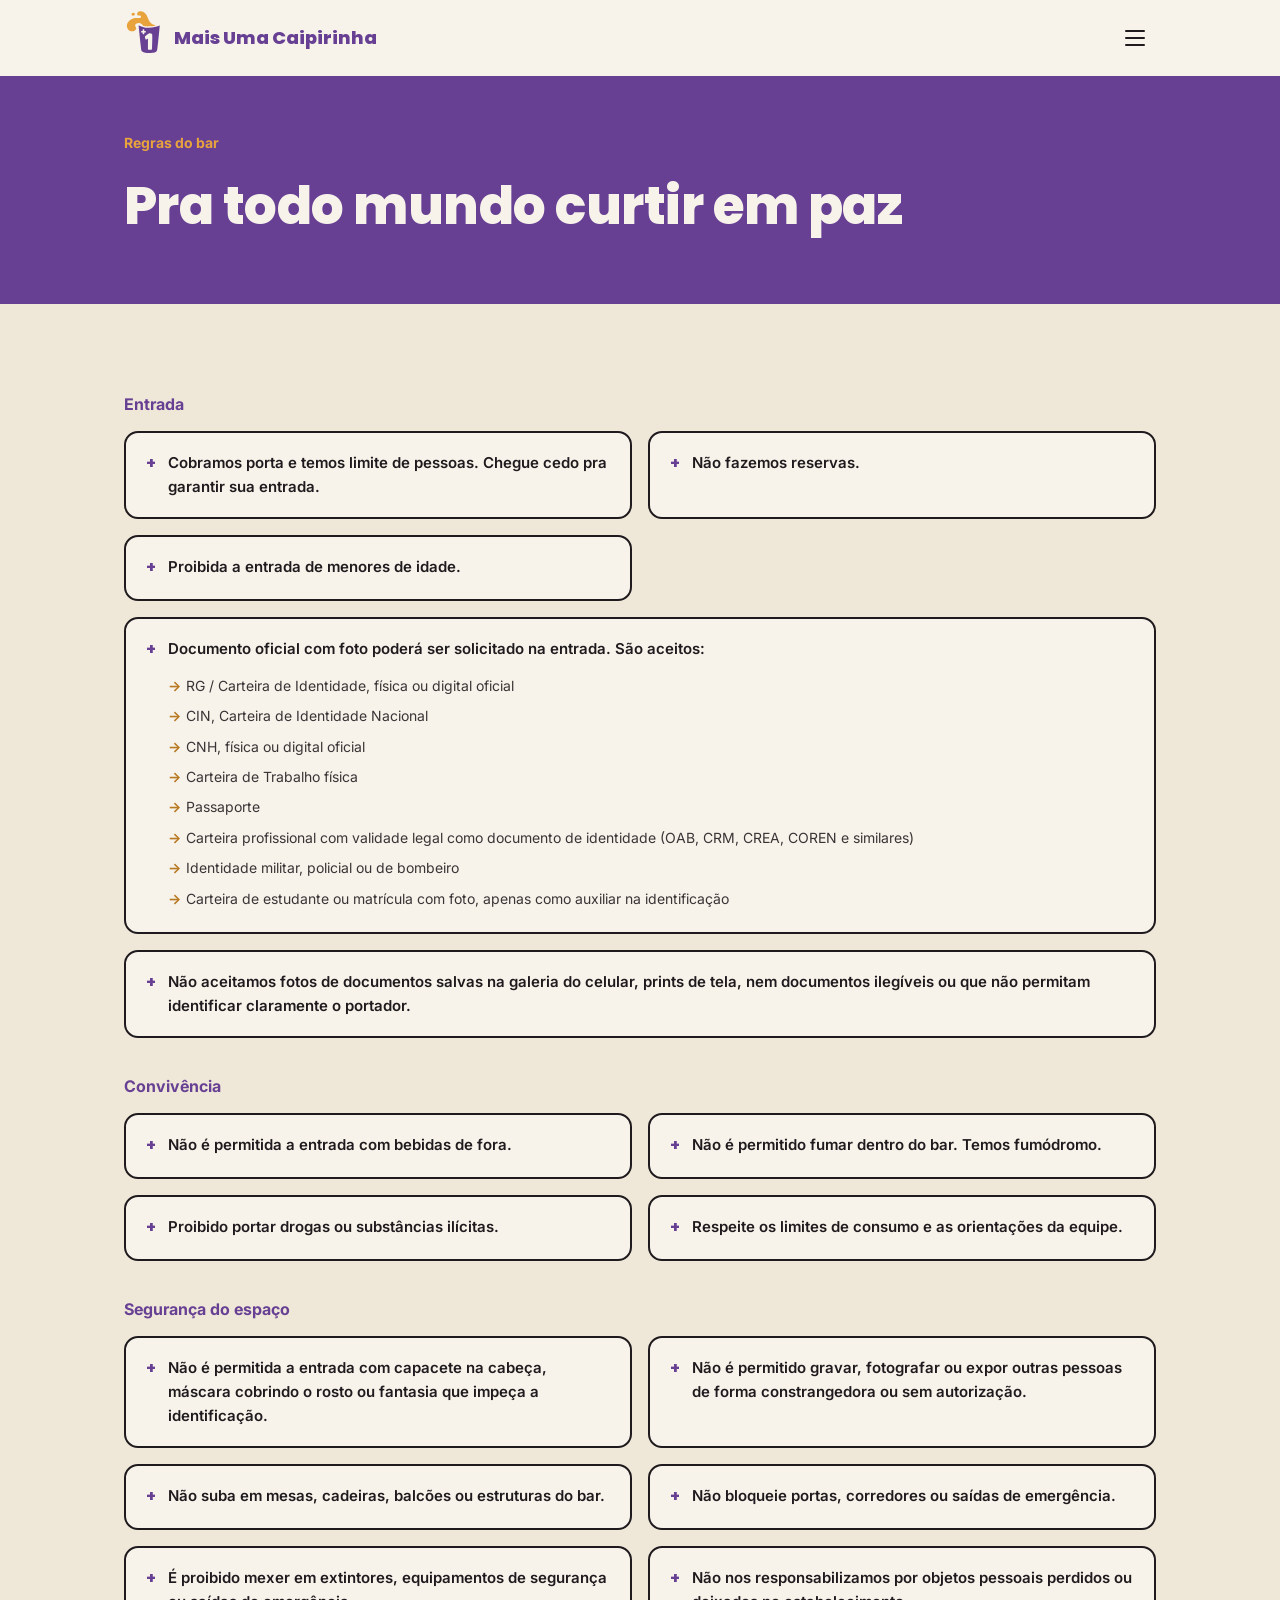
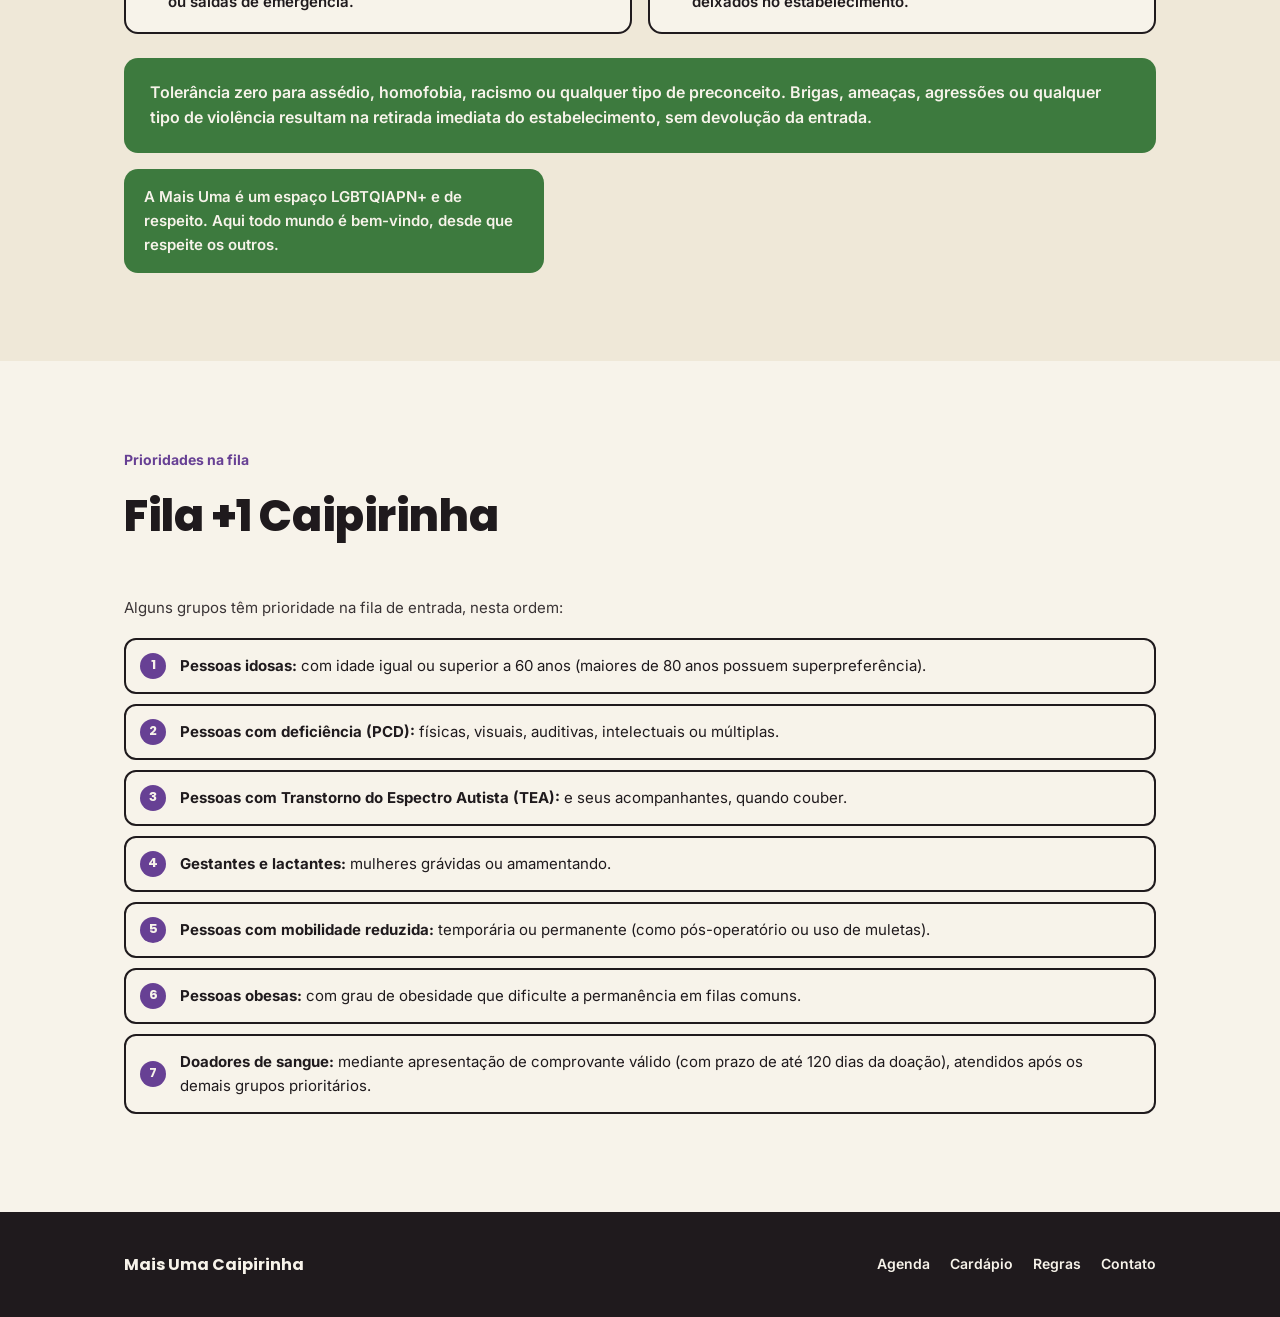
<file: regras.html>
<!DOCTYPE html>
<html lang="pt-BR">
<head>
<meta charset="UTF-8">
<meta name="viewport" content="width=device-width, initial-scale=1.0">
<meta name="color-scheme" content="light">
<meta name="description" content="Regras de convivência e segurança da Mais Uma Caipirinha.">
<link rel="icon" type="image/png" href="assets/img/favicon.png">
<link rel="preconnect" href="https://fonts.googleapis.com">
<link rel="preconnect" href="https://fonts.gstatic.com" crossorigin>
<link href="https://fonts.googleapis.com/css2?family=Poppins:wght@700;800&family=Inter:wght@400;500;600;700&display=swap" rel="stylesheet">
<link rel="stylesheet" href="assets/css/styles.css">
<meta property="og:title" content="Regras - Mais Uma Caipirinha">
<meta property="og:description" content="Regras de convivência e segurança da Mais Uma Caipirinha.">
<meta property="og:type" content="website">
<meta property="og:locale" content="pt_BR">
<title>Regras - Mais Uma Caipirinha</title>
</head>
<body>

<header class="site-header">
  <div class="wrap header-row">
    <a href="index.html" class="nav-brand">
      <img src="assets/img/icon.svg" class="brand-icon" alt="Mais Uma Caipirinha">
      <span class="wordmark">Mais Uma Caipirinha</span>
    </a>
    <button class="menu-toggle" id="menuToggle" aria-expanded="false" aria-controls="siteMenu" aria-label="Abrir menu">
      <span class="bar"></span><span class="bar"></span><span class="bar"></span>
    </button>
  </div>
  <nav id="siteMenu" class="site-menu">
    <a href="index.html">Início</a>
    <a href="agenda.html">Agenda</a>
    <a href="cardapio.html">Cardápio</a>
    <a href="sobre.html">Sobre</a>
    <a href="regras.html" class="active">Regras</a>
    <a href="loja.html">Loja</a>
    <a href="contato.html">Contato</a>
    <a href="contato.html" class="menu-cta">Como chegar</a>
  </nav>
</header>

<section class="page-hero">
  <div class="wrap">
    <div class="section-tag" style="color:var(--amber);">Regras do bar</div>
    <h1>Pra todo mundo curtir em paz</h1>
  </div>
</section>

<section class="regras">
  <div class="wrap">

    <div class="regras-subhead">Entrada</div>
    <div class="regras-grid">
      <div class="regra-item"><span class="n">+</span>Cobramos porta e temos limite de pessoas. Chegue cedo pra garantir sua entrada.</div>
      <div class="regra-item"><span class="n">+</span>Não fazemos reservas.</div>
      <div class="regra-item"><span class="n">+</span>Proibida a entrada de menores de idade.</div>
      <div class="regra-item wide">
        <span class="n">+</span>
        <div>
          Documento oficial com foto poderá ser solicitado na entrada. São aceitos:
          <ul class="doc-list">
            <li>RG / Carteira de Identidade, física ou digital oficial</li>
            <li>CIN, Carteira de Identidade Nacional</li>
            <li>CNH, física ou digital oficial</li>
            <li>Carteira de Trabalho física</li>
            <li>Passaporte</li>
            <li>Carteira profissional com validade legal como documento de identidade (OAB, CRM, CREA, COREN e similares)</li>
            <li>Identidade militar, policial ou de bombeiro</li>
            <li>Carteira de estudante ou matrícula com foto, apenas como auxiliar na identificação</li>
          </ul>
        </div>
      </div>
      <div class="regra-item wide"><span class="n">+</span>Não aceitamos fotos de documentos salvas na galeria do celular, prints de tela, nem documentos ilegíveis ou que não permitam identificar claramente o portador.</div>
    </div>

    <div class="regras-subhead">Convivência</div>
    <div class="regras-grid">
      <div class="regra-item"><span class="n">+</span>Não é permitida a entrada com bebidas de fora.</div>
      <div class="regra-item"><span class="n">+</span>Não é permitido fumar dentro do bar. Temos fumódromo.</div>
      <div class="regra-item"><span class="n">+</span>Proibido portar drogas ou substâncias ilícitas.</div>
      <div class="regra-item"><span class="n">+</span>Respeite os limites de consumo e as orientações da equipe.</div>
    </div>

    <div class="regras-subhead">Segurança do espaço</div>
    <div class="regras-grid">
      <div class="regra-item"><span class="n">+</span>Não é permitida a entrada com capacete na cabeça, máscara cobrindo o rosto ou fantasia que impeça a identificação.</div>
      <div class="regra-item"><span class="n">+</span>Não é permitido gravar, fotografar ou expor outras pessoas de forma constrangedora ou sem autorização.</div>
      <div class="regra-item"><span class="n">+</span>Não suba em mesas, cadeiras, balcões ou estruturas do bar.</div>
      <div class="regra-item"><span class="n">+</span>Não bloqueie portas, corredores ou saídas de emergência.</div>
      <div class="regra-item"><span class="n">+</span>É proibido mexer em extintores, equipamentos de segurança ou saídas de emergência.</div>
      <div class="regra-item"><span class="n">+</span>Não nos responsabilizamos por objetos pessoais perdidos ou deixados no estabelecimento.</div>
    </div>

    <div class="regras-destaque">Tolerância zero para assédio, homofobia, racismo ou qualquer tipo de preconceito. Brigas, ameaças, agressões ou qualquer tipo de violência resultam na retirada imediata do estabelecimento, sem devolução da entrada.</div>

    <div class="badge-inclusivo" style="margin-top:16px;">A Mais Uma é um espaço LGBTQIAPN+ e de respeito. Aqui todo mundo é bem-vindo, desde que respeite os outros.</div>
  </div>
</section>

<section>
  <div class="wrap">
    <div class="section-head">
      <div class="section-tag">Prioridades na fila</div>
      <h2>Fila +1 Caipirinha</h2>
    </div>
    <p class="priority-intro">Alguns grupos têm prioridade na fila de entrada, nesta ordem:</p>
    <ol class="priority-list">
      <li><b>Pessoas idosas:</b> com idade igual ou superior a 60 anos (maiores de 80 anos possuem superpreferência).</li>
      <li><b>Pessoas com deficiência (PCD):</b> físicas, visuais, auditivas, intelectuais ou múltiplas.</li>
      <li><b>Pessoas com Transtorno do Espectro Autista (TEA):</b> e seus acompanhantes, quando couber.</li>
      <li><b>Gestantes e lactantes:</b> mulheres grávidas ou amamentando.</li>
      <li><b>Pessoas com mobilidade reduzida:</b> temporária ou permanente (como pós-operatório ou uso de muletas).</li>
      <li><b>Pessoas obesas:</b> com grau de obesidade que dificulte a permanência em filas comuns.</li>
      <li><b>Doadores de sangue:</b> mediante apresentação de comprovante válido (com prazo de até 120 dias da doação), atendidos após os demais grupos prioritários.</li>
    </ol>
  </div>
</section>

<footer>
  <div class="wrap">
    <div class="f-brand">Mais Uma Caipirinha</div>
    <div class="f-links">
      <a href="agenda.html">Agenda</a>
      <a href="cardapio.html">Cardápio</a>
      <a href="regras.html">Regras</a>
      <a href="contato.html">Contato</a>
    </div>
  </div>
</footer>

<script src="assets/js/nav.js"></script>
</body>
</html>
</file>
<file: assets/css/styles.css>
:root{
  --magenta:#674094;
  --magenta-dark:#3F275B;
  --amber:#E8A33D;
  --amber-dark:#B87A22;
  --verde:#3D7A3E;
  --verde-dark:#28522A;
  --creme:#F7F3EA;
  --creme-2:#EFE8D8;
  --tinta:#1F1A1D;
}
*{margin:0;padding:0;box-sizing:border-box;}
html{scroll-behavior:smooth; color-scheme:light; background:var(--creme);}
body{
  font-family:'Inter',sans-serif;
  background:var(--creme);
  color:var(--tinta);
  line-height:1.6;
  color-scheme:light;
}
h1,h2,h3,.display{
  font-family:'Poppins',sans-serif;
  font-weight:800;
  text-transform:none;
  letter-spacing:-0.01em;
  color:var(--tinta);
}
a{color:inherit;text-decoration:none;}
img{max-width:100%;display:block;}
.wrap{max-width:1080px;margin:0 auto;padding:0 24px;}
section{padding:88px 0; background:var(--creme); color:var(--tinta);}

/* HEADER + MENU HAMBURGUER */
.site-header{
  position:sticky;top:0;z-index:50;
  background:var(--creme);
}
.header-row{display:flex;align-items:center;justify-content:space-between;padding:14px 24px;}
.nav-brand{display:flex;align-items:center;gap:10px;}
.nav-brand img{width:40px;height:48px;}
.brand-icon{width:40px;height:48px;flex-shrink:0;transform:translateY(-6px);}
.wordmark{font-family:'Poppins',sans-serif;font-weight:800;font-size:18px;color:var(--magenta);white-space:nowrap;}

.menu-toggle{
  width:42px;height:42px;flex-shrink:0;
  display:flex;flex-direction:column;align-items:center;justify-content:center;gap:5px;
  background:none;border:none;border-radius:10px;cursor:pointer;
}
.menu-toggle .bar{width:20px;height:2px;background:var(--tinta);border-radius:2px;transition:transform .2s ease,opacity .2s ease;}
.menu-toggle[aria-expanded="true"] .bar:nth-child(1){transform:translateY(7px) rotate(45deg);}
.menu-toggle[aria-expanded="true"] .bar:nth-child(2){opacity:0;}
.menu-toggle[aria-expanded="true"] .bar:nth-child(3){transform:translateY(-7px) rotate(-45deg);}

.site-menu{
  max-height:0;overflow:hidden;
  display:flex;flex-direction:column;
  background:var(--creme);
  transition:max-height .28s ease;
}
.site-menu.open{max-height:480px;border-top:2px solid var(--tinta);}
.site-menu a{padding:16px 24px;font-weight:600;font-size:15px;border-bottom:1px solid #e5ddcb;}
.site-menu a.active{color:var(--magenta);}
.site-menu a.menu-cta{
  background:var(--magenta);color:var(--creme);text-align:center;
  margin:12px 24px;border-radius:30px;border-bottom:none;font-weight:700;
}

/* HERO */
.hero{
  background:var(--magenta);
  color:var(--creme);
  padding:72px 0 0;
  overflow:hidden;
  position:relative;
}
.hero .wrap{display:grid;grid-template-columns:1.2fr 0.8fr;gap:40px;align-items:center;padding-bottom:56px;}
.hero-eyebrow{font-size:14px;font-weight:700;color:var(--amber);margin-bottom:14px;}
.hero h1{font-size:clamp(40px,6vw,72px);line-height:0.98;margin-bottom:20px;color:var(--creme);}
.hero p{font-size:18px;max-width:440px;color:#EFDCE9;margin-bottom:32px;}
.hero-actions{display:flex;gap:14px;flex-wrap:wrap;}
.btn{
  display:inline-block;padding:14px 26px;border-radius:30px;font-weight:700;font-size:15px;
  border:2px solid transparent;
}
.btn-amber{background:var(--amber);color:var(--tinta);}
.btn-outline{border-color:var(--creme);color:var(--creme);}
.hero-photo{
  width:100%;aspect-ratio:1/1;max-width:320px;margin:0 auto;
  border-radius:20px;overflow:hidden;position:relative;
  background:rgba(255,255,255,0.06);
}
.hero-photo img{
  position:absolute;inset:0;width:100%;height:100%;object-fit:cover;
  opacity:0;transition:opacity 1s ease;
}
.hero-photo img.active{opacity:1;}
.hero-strip{
  background:var(--tinta);color:var(--creme);
  overflow:hidden;white-space:nowrap;
  padding:12px 0;
}
.hero-strip-track{
  display:flex;width:max-content;
  animation:marquee 16s linear infinite;
}
.hero-strip span{
  padding:0 22px;opacity:.85;
  font-family:'Poppins';font-weight:700;font-size:15px;
}
@keyframes marquee{
  from{transform:translateX(0);}
  to{transform:translateX(-50%);}
}
@media (prefers-reduced-motion:reduce){
  .hero-strip-track{animation:none;}
}

/* PAGE HEADER (usado nas páginas internas, sem hero grande) */
.page-hero{background:var(--magenta);color:var(--creme);padding:56px 0;}
.page-hero .section-tag{color:var(--amber);}
.page-hero h1{color:var(--creme);font-size:clamp(32px,5vw,52px);}
.page-hero p{margin-top:10px;font-size:16px;color:#EFDCE9;max-width:520px;}

/* AGENDA */
.section-head{margin-bottom:44px;max-width:600px;}
.section-tag{font-size:14px;font-weight:700;color:var(--magenta);margin-bottom:10px;}
.section-head h2{font-size:clamp(30px,4vw,44px);}
.agenda-list{display:flex;flex-direction:column;border-top:2px solid var(--tinta);}
.agenda-item{
  display:grid;grid-template-columns:110px 1fr auto;gap:20px;align-items:center;
  padding:20px 0;border-bottom:2px solid var(--tinta);
}
.agenda-day{font-family:'Poppins';font-weight:800;font-size:22px;color:var(--magenta);line-height:1.1;}
.agenda-day span{display:block;font-family:'Inter';font-size:11px;font-weight:600;color:var(--tinta);text-transform:uppercase;letter-spacing:1px;margin-top:2px;}
.agenda-title{font-weight:700;font-size:17px;margin-bottom:4px;}
.agenda-line{font-size:14px;color:#5a5450;}
.agenda-tag{
  background:var(--verde);color:var(--creme);font-size:12px;font-weight:700;
  padding:6px 14px;border-radius:20px;white-space:nowrap;
}
.agenda-note{margin-top:20px;font-size:14px;color:#5a5450;}

/* CARDAPIO */
.cardapio{background:var(--tinta);color:var(--creme);}
.cardapio .section-tag{color:var(--amber);}
.cardapio-grid{display:grid;grid-template-columns:repeat(2,1fr);gap:2px;background:#3a3436;}
.cardapio-cat{background:var(--tinta);padding:28px;}
.cardapio-cat h3{color:var(--amber);font-size:20px;margin-bottom:16px;}
.cardapio-cat ul{list-style:none;}
.cardapio-cat li{
  display:flex;justify-content:space-between;gap:10px;
  padding:9px 0;border-bottom:1px solid #3a3436;font-size:15px;
}
.cardapio-cat li span:last-child{color:var(--amber);font-weight:700;white-space:nowrap;}
.cardapio-foot{margin-top:36px;}

/* SOBRE */
.sobre .wrap{display:grid;grid-template-columns:1fr 1fr;gap:56px;align-items:start;}
.sobre p{font-size:17px;margin-bottom:16px;max-width:480px;}
.badge-inclusivo{
  display:inline-block;background:var(--verde);color:var(--creme);
  padding:16px 20px;border-radius:14px;font-weight:600;font-size:15px;margin-top:8px;max-width:420px;
}
.horarios{border-top:2px solid var(--tinta);padding-top:20px;}
.horarios .linha{display:flex;justify-content:space-between;padding:10px 0;border-bottom:1px solid #ddd5c4;font-size:15px;}
.horarios .linha b{font-weight:700;}

/* REGRAS */
.regras{background:var(--creme-2);}
.regras-subhead{font-weight:700;font-size:16px;margin:36px 0 14px;color:var(--magenta);}
.regras-subhead:first-of-type{margin-top:0;}
.regras-grid{display:grid;grid-template-columns:repeat(2,1fr);gap:16px;}
.regra-item{
  background:var(--creme);border:2px solid var(--tinta);border-radius:14px;
  padding:18px 20px;font-size:15px;font-weight:600;display:flex;gap:12px;align-items:flex-start;
}
.regra-item.wide{grid-column:1/-1;}
.regra-item .n{font-family:'Poppins';font-weight:700;color:var(--magenta);font-size:16px;}
.doc-list{list-style:none;margin-top:10px;padding-left:0;font-weight:400;}
.doc-list li{font-size:14px;padding:4px 0 4px 18px;position:relative;color:#3a3436;}
.doc-list li::before{content:"→";position:absolute;left:0;color:var(--amber-dark);font-weight:700;}
.regras-destaque{
  margin-top:24px;background:var(--verde);color:var(--creme);
  padding:22px 26px;border-radius:14px;font-weight:600;font-size:16px;
}
.priority-intro{font-size:15px;color:#3a3436;margin-bottom:18px;max-width:600px;}
.priority-list{list-style:none;counter-reset:pri;}
.priority-list li{
  counter-increment:pri;
  background:var(--creme);border:2px solid var(--tinta);border-radius:12px;
  padding:14px 18px 14px 54px;margin-bottom:10px;position:relative;font-size:15px;
}
.priority-list li::before{
  content:counter(pri);
  position:absolute;left:14px;top:50%;transform:translateY(-50%);
  width:26px;height:26px;border-radius:50%;background:var(--magenta);color:var(--creme);
  display:flex;align-items:center;justify-content:center;font-weight:700;font-size:13px;font-family:'Poppins';
}
.priority-list b{font-weight:700;}

/* LOJA */
.loja-intro{margin-bottom:36px;max-width:560px;}
.product-grid{display:grid;grid-template-columns:repeat(2,1fr);gap:24px;}
.product-card{background:var(--creme-2);border-radius:16px;overflow:hidden;}
.product-photo{
  aspect-ratio:1/1;border-bottom:2px dashed var(--amber-dark);
  display:flex;flex-direction:column;align-items:center;justify-content:center;gap:8px;
  background:var(--creme);color:#8a8072;text-align:center;padding:16px;
}
.product-photo .pp-icon{font-size:30px;}
.product-photo .pp-text{font-size:12px;font-weight:600;max-width:160px;}
.product-info{padding:18px 20px;}
.product-info .p-name{font-weight:700;font-size:16px;margin-bottom:4px;}
.product-info .p-price{font-family:'Poppins';font-weight:800;font-size:22px;color:var(--magenta);margin:2px 0 8px;}
.product-info .p-desc{font-size:13px;color:#5a5450;}
.loja-note{margin-top:28px;font-size:14px;color:#5a5450;}
.loja-note p{margin-bottom:4px;}

/* CONTATO */
.contato{background:var(--magenta);color:var(--creme);}
.contato .wrap{display:grid;grid-template-columns:1fr 1fr;gap:48px;}
.contato h2{color:var(--creme);}
.contato-info .linha{display:flex;gap:12px;padding:12px 0;border-bottom:1px solid #A94B84;font-size:15px;}
.mapa-embed{
  border-radius:16px;overflow:hidden;height:260px;
  border:2px solid var(--amber);
}
.mapa-embed iframe{display:block;width:100%;height:100%;}

/* HOME - cartão de visita */
.quick-links{display:grid;grid-template-columns:repeat(3,1fr);gap:16px;}
.quick-card{
  background:var(--creme-2);border-radius:16px;padding:24px 20px;
  display:flex;flex-direction:column;gap:6px;
}
.quick-card .qc-tag{font-size:12px;font-weight:700;color:var(--magenta);text-transform:uppercase;letter-spacing:1px;}
.quick-card .qc-title{font-size:18px;font-weight:700;}
.quick-card .qc-desc{font-size:14px;color:#5a5450;}
.quick-card .qc-link{margin-top:8px;font-size:14px;font-weight:700;color:var(--magenta);}
.home-sobre{background:var(--creme-2);}
.home-sobre .wrap{display:grid;grid-template-columns:1fr 1fr;gap:56px;align-items:start;}

/* FOOTER */
footer{background:var(--tinta);color:var(--creme);padding:40px 0;}
footer .wrap{display:flex;justify-content:space-between;align-items:center;flex-wrap:wrap;gap:16px;}
footer .f-brand{font-family:'Poppins';font-weight:700;font-size:16px;}
footer .f-links{display:flex;gap:20px;font-size:14px;font-weight:600;}
.f-credit{
  width:100%;margin-top:24px;padding-top:20px;border-top:1px solid rgba(247,243,234,0.15);
  font-size:12px;color:rgba(247,243,234,0.55);
}
.f-credit a{color:rgba(247,243,234,0.8);font-weight:600;text-decoration:underline;text-underline-offset:2px;}
.f-credit a:hover{color:var(--creme);}

@media (max-width:760px){
  .hero .wrap{grid-template-columns:1fr;text-align:left;}
  .hero-photo{max-width:220px;margin:0;}
  .sobre .wrap, .contato .wrap, .home-sobre .wrap{grid-template-columns:1fr;}
  .product-grid{grid-template-columns:1fr 1fr;}
  .cardapio-grid{grid-template-columns:1fr;}
  .regras-grid{grid-template-columns:1fr;}
  .quick-links{grid-template-columns:1fr 1fr;}
  .agenda-item{grid-template-columns:70px 1fr;}
  .agenda-item .agenda-tag{grid-column:2;justify-self:start;margin-top:6px;}
}
@media (max-width:520px){
  .quick-links{grid-template-columns:1fr;}
  .product-grid{grid-template-columns:1fr;}
}
</file>
